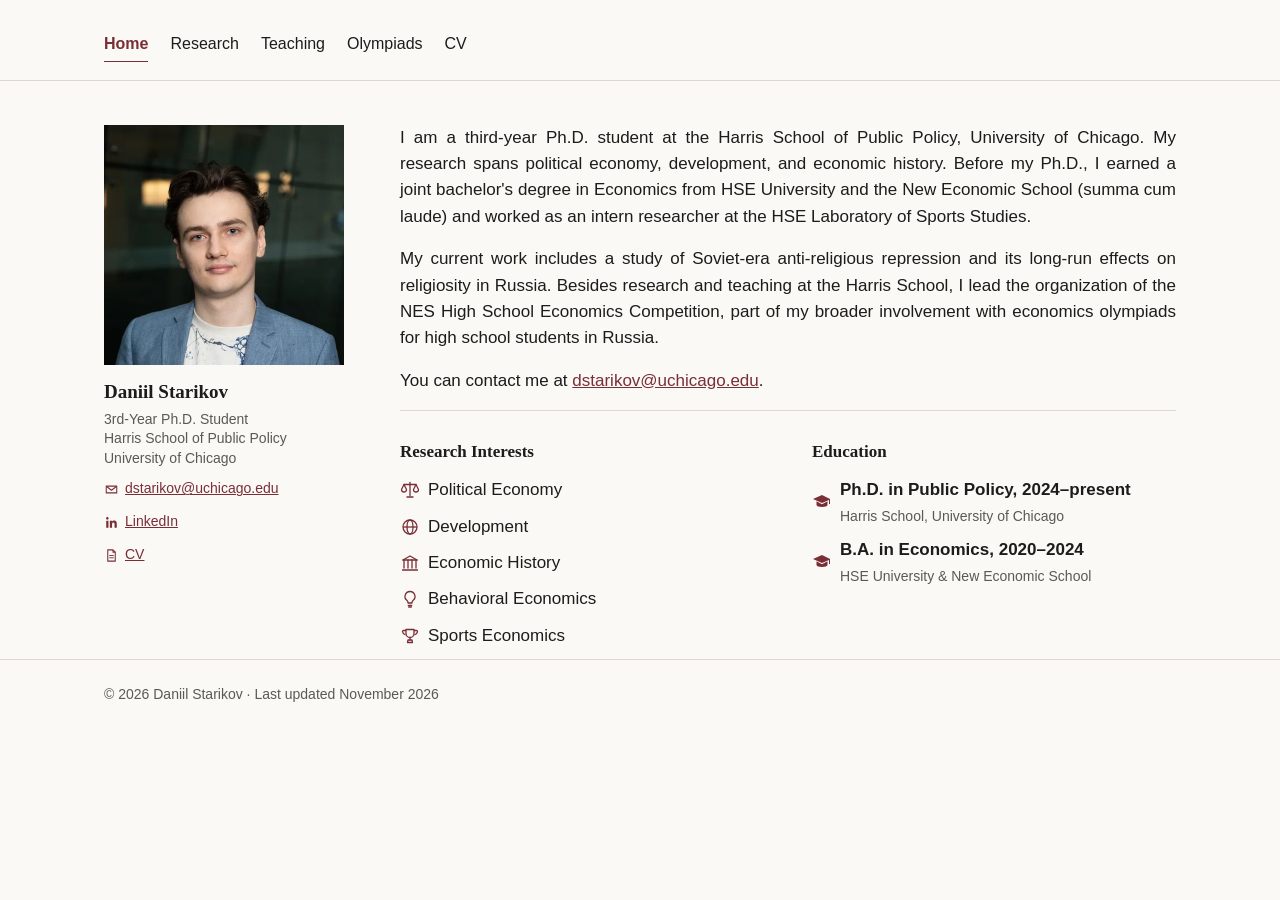
<file: index.html>
<!DOCTYPE html>
<html lang="en">
<head>
<meta charset="UTF-8">
<meta name="viewport" content="width=device-width, initial-scale=1">
<title>Daniil Starikov — Ph.D. Student, Harris School of Public Policy</title>
<meta name="description" content="Daniil Starikov is a Ph.D. student at the Harris School of Public Policy, University of Chicago, working on political economy, development, and economic history.">
<link rel="icon" type="image/svg+xml" href="assets/icons/favicon.svg">
<link rel="icon" type="image/png" href="assets/icons/favicon.png">
<link rel="apple-touch-icon" href="assets/icons/apple-touch-icon.png">
<link rel="stylesheet" href="assets/css/style.css">

<script async src="https://www.googletagmanager.com/gtag/js?id=G-F8ZYG67HVC"></script>
<script>
  window.dataLayer = window.dataLayer || [];
  function gtag(){dataLayer.push(arguments);}
  gtag('js', new Date());
  gtag('config', 'G-F8ZYG67HVC');
</script>
</head>
<body>

<header class="site-header">
  <div class="wrap">
    <nav class="site-nav">
      <a href="index.html" class="active">Home</a>
      <a href="research.html">Research</a>
      <a href="teaching.html">Teaching</a>
      <a href="olympiads.html">Olympiads</a>
      <a href="assets/pdfs/cv.pdf">CV</a>
    </nav>
  </div>
</header>

<main class="wrap layout home-page">
  <aside class="sidebar">
    <img src="assets/images/photo.webp" alt="Daniil Starikov" class="avatar">
    <h1 class="sidebar-name">Daniil Starikov</h1>
    <p class="sidebar-role">3rd-Year Ph.D. Student<br>Harris School of Public Policy<br>University of Chicago</p>
    <ul class="sidebar-links">
      <li><a href="mailto:dstarikov@uchicago.edu"><svg class="icon" viewBox="0 0 20 20" fill="none" aria-hidden="true"><path d="M3 5.5h14v9H3z" stroke="currentColor" stroke-width="1.4" stroke-linejoin="round"/><path d="M3.5 6l6.5 5 6.5-5" stroke="currentColor" stroke-width="1.4" stroke-linecap="round" stroke-linejoin="round"/></svg>dstarikov@uchicago.edu</a></li>
      <li><a href="https://www.linkedin.com/in/dstarikov/"><svg class="icon" viewBox="0 0 24 24" fill="currentColor" aria-hidden="true"><path d="M20.447 20.452h-3.554v-5.569c0-1.328-.027-3.037-1.852-3.037-1.853 0-2.136 1.445-2.136 2.939v5.667H9.351V9h3.414v1.561h.046c.477-.9 1.637-1.85 3.37-1.85 3.601 0 4.267 2.37 4.267 5.455v6.286zM5.337 7.433c-1.144 0-2.063-.926-2.063-2.065 0-1.138.92-2.063 2.063-2.063 1.14 0 2.064.925 2.064 2.063 0 1.139-.925 2.065-2.064 2.065zm1.782 13.019H3.555V9h3.564v11.452z"/></svg>LinkedIn</a></li>
      <li><a href="assets/pdfs/cv.pdf"><svg class="icon" viewBox="0 0 20 20" fill="none" aria-hidden="true"><path d="M5 2.5h7l3 3v12H5z" stroke="currentColor" stroke-width="1.4" stroke-linejoin="round"/><path d="M12 2.5v3h3" stroke="currentColor" stroke-width="1.4" stroke-linejoin="round"/><path d="M7.5 10h5M7.5 13h5" stroke="currentColor" stroke-width="1.2" stroke-linecap="round"/></svg>CV</a></li>
    </ul>
  </aside>

  <div class="content">
    <p>
      I am a third-year Ph.D. student at the Harris School of Public Policy,
      University of Chicago. My research spans political economy, development,
      and economic history. Before my Ph.D., I earned a joint bachelor's degree
      in Economics from HSE University and the New Economic School (summa cum
      laude) and worked as an intern researcher at the HSE Laboratory of
      Sports Studies.
    </p>

    <p>
      My current work includes a study of Soviet-era anti-religious repression
      and its long-run effects on religiosity in Russia. Besides research and
      teaching at the Harris School, I lead the organization of the NES High
      School Economics Competition, part of my broader involvement with
      economics olympiads for high school students in Russia.
    </p>

    <p>
      You can contact me at
      <a href="mailto:dstarikov@uchicago.edu">dstarikov@uchicago.edu</a>.
    </p>

    <div class="two-col">
      <div>
        <h3 class="subheading">Research Interests</h3>
        <ul class="icon-list">
          <li><svg class="icon" viewBox="0 0 20 20" fill="none" stroke="currentColor" stroke-width="1.3" aria-hidden="true"><path d="M10 2.5v13" stroke-linecap="round"/><path d="M4 4.5h12" stroke-linecap="round"/><path d="M4 4.5L1.5 9.5a2.5 2.5 0 0 0 5 0L4 4.5z" stroke-linejoin="round"/><path d="M16 4.5l-2.5 5a2.5 2.5 0 0 0 5 0L16 4.5z" stroke-linejoin="round"/><path d="M7 17h6" stroke-linecap="round"/></svg>Political Economy</li>
          <li><svg class="icon" viewBox="0 0 20 20" fill="none" stroke="currentColor" stroke-width="1.3" aria-hidden="true"><circle cx="10" cy="10" r="7"/><ellipse cx="10" cy="10" rx="3" ry="7"/><path d="M3 10h14"/></svg>Development</li>
          <li><svg class="icon" viewBox="0 0 20 20" fill="none" stroke="currentColor" stroke-width="1.3" aria-hidden="true"><path d="M3 7l7-4 7 4" stroke-linejoin="round" stroke-linecap="round"/><path d="M4 7v8M8 7v8M12 7v8M16 7v8" stroke-linecap="round"/><path d="M2.5 17h15" stroke-linecap="round"/><path d="M3 7h14" stroke-linecap="round"/></svg>Economic History</li>
          <li><svg class="icon" viewBox="0 0 20 20" fill="none" stroke="currentColor" stroke-width="1.3" aria-hidden="true"><path d="M10 2.5a5 5 0 0 0-3 9c.6.5 1 1.2 1 2v.5h4V13.5c0-.8.4-1.5 1-2a5 5 0 0 0-3-9z" stroke-linejoin="round"/><path d="M8.3 16.5h3.4" stroke-linecap="round"/><path d="M8.7 18h2.6" stroke-linecap="round"/></svg>Behavioral Economics</li>
          <li><svg class="icon" viewBox="0 0 20 20" fill="none" stroke="currentColor" stroke-width="1.3" aria-hidden="true"><path d="M6 3.5h8v4a4 4 0 0 1-8 0v-4z" stroke-linejoin="round"/><path d="M6 4.5H3.5a1 1 0 0 0-1 1.2c.3 1.6 1.4 2.8 3 3.1M14 4.5h2.5a1 1 0 0 1 1 1.2c-.3 1.6-1.4 2.8-3 3.1" stroke-linejoin="round"/><path d="M10 11.5v2.5" stroke-linecap="round"/><path d="M8 14h4l.5 2.5h-5L8 14z" stroke-linejoin="round"/></svg>Sports Economics</li>
        </ul>
      </div>
      <div>
        <h3 class="subheading">Education</h3>
        <ul class="icon-list edu-list">
          <li>
            <svg class="icon" viewBox="0 0 20 20" fill="currentColor" aria-hidden="true"><path d="M10 3L1 7l9 4 7-3.1V12h1V7z"/><path d="M4.5 9.2V13c0 1.1 2.5 2 5.5 2s5.5-.9 5.5-2V9.2L10 12.2z"/></svg>
            <div><p class="edu-course">Ph.D. in Public Policy, 2024–present</p><p class="edu-institution">Harris School, University of Chicago</p></div>
          </li>
          <li>
            <svg class="icon" viewBox="0 0 20 20" fill="currentColor" aria-hidden="true"><path d="M10 3L1 7l9 4 7-3.1V12h1V7z"/><path d="M4.5 9.2V13c0 1.1 2.5 2 5.5 2s5.5-.9 5.5-2V9.2L10 12.2z"/></svg>
            <div><p class="edu-course">B.A. in Economics, 2020–2024</p><p class="edu-institution">HSE University &amp; New Economic School</p></div>
          </li>
        </ul>
      </div>
    </div>
  </div>
</main>

<footer class="site-footer">
  <div class="wrap">
    © 2026 Daniil Starikov · Last updated November 2026
  </div>
</footer>

</body>
</html>
</file>
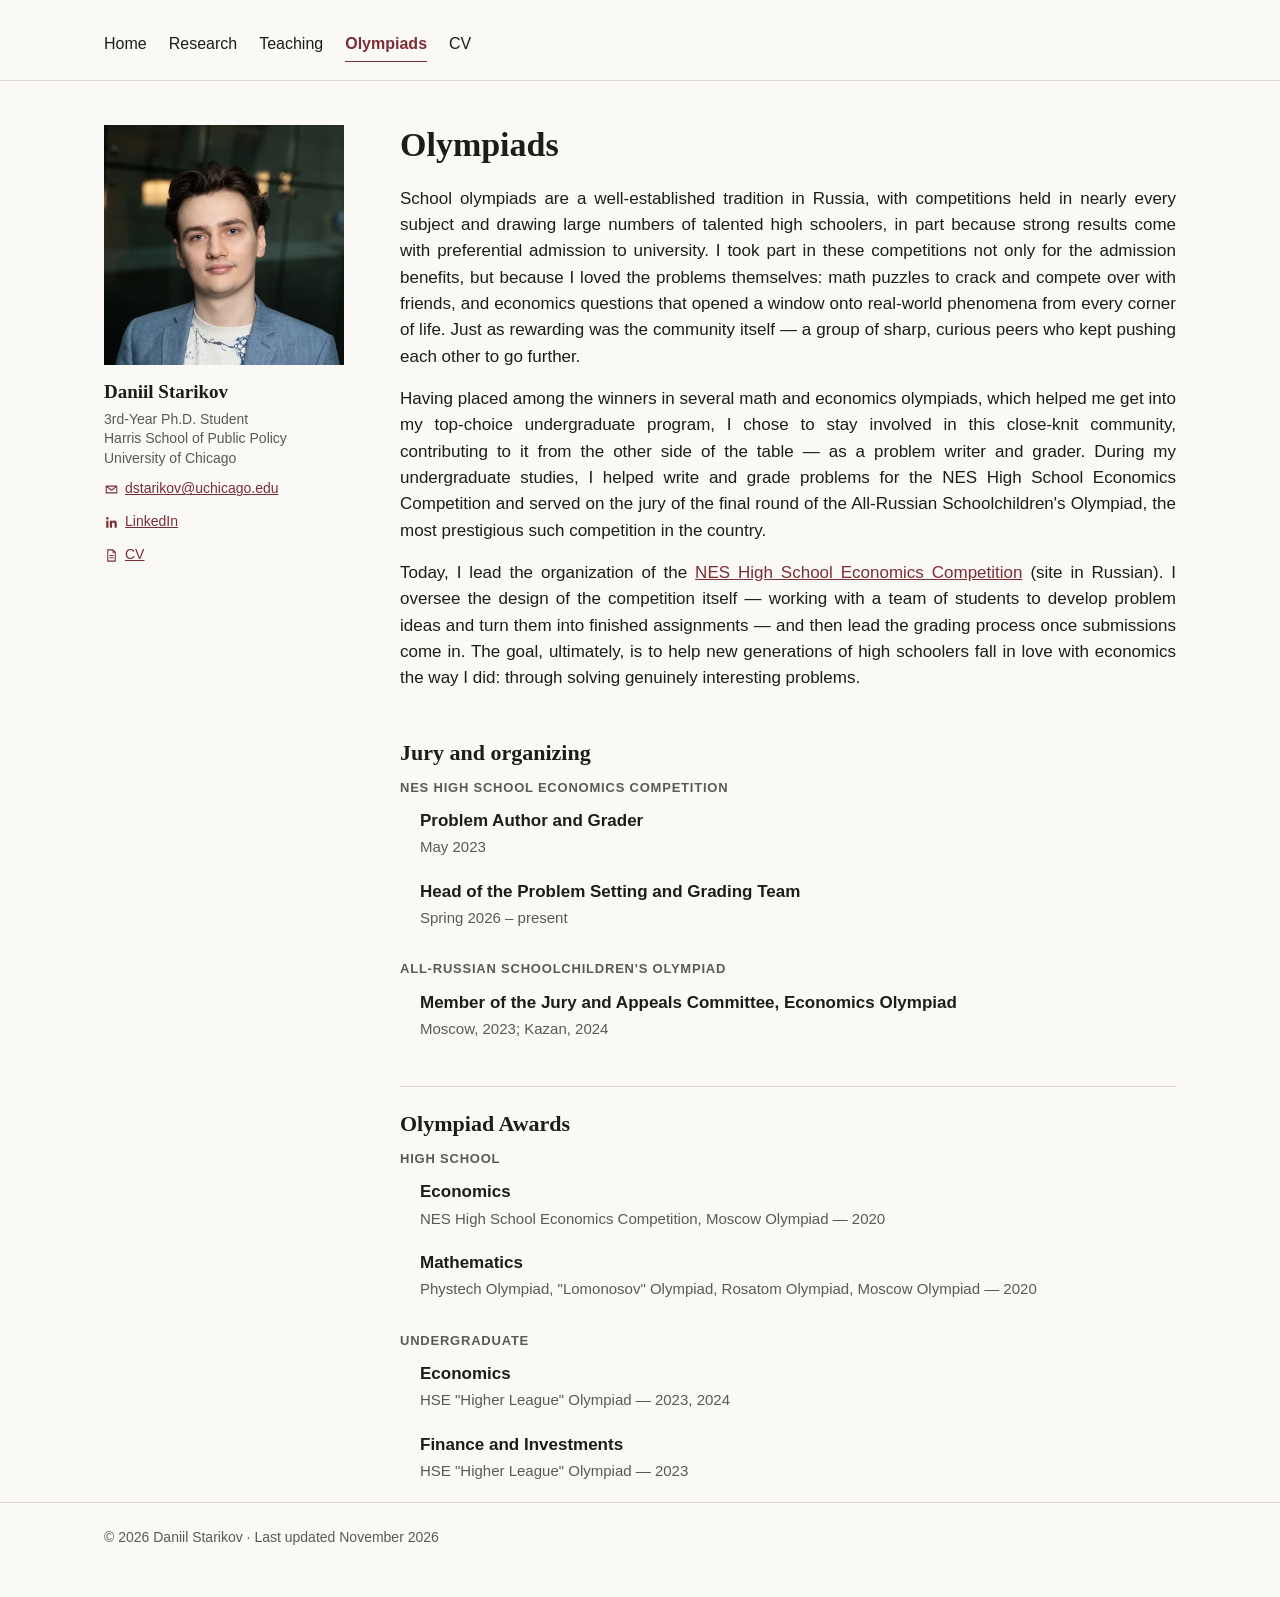
<file: olympiads.html>
<!DOCTYPE html>
<html lang="en">
<head>
<meta charset="UTF-8">
<meta name="viewport" content="width=device-width, initial-scale=1">
<title>Olympiads — Daniil Starikov</title>
<link rel="icon" type="image/svg+xml" href="assets/icons/favicon.svg">
<link rel="icon" type="image/png" href="assets/icons/favicon.png">
<link rel="apple-touch-icon" href="assets/icons/apple-touch-icon.png">
<link rel="stylesheet" href="assets/css/style.css">

<script async src="https://www.googletagmanager.com/gtag/js?id=G-F8ZYG67HVC"></script>
<script>
  window.dataLayer = window.dataLayer || [];
  function gtag(){dataLayer.push(arguments);}
  gtag('js', new Date());
  gtag('config', 'G-F8ZYG67HVC');
</script>
</head>
<body>

<header class="site-header">
  <div class="wrap">
    <nav class="site-nav">
      <a href="index.html">Home</a>
      <a href="research.html">Research</a>
      <a href="teaching.html">Teaching</a>
      <a href="olympiads.html" class="active">Olympiads</a>
      <a href="assets/pdfs/cv.pdf">CV</a>
    </nav>
  </div>
</header>

<main class="wrap layout">
  <aside class="sidebar">
    <img src="assets/images/photo.webp" alt="Daniil Starikov" class="avatar">
    <p class="sidebar-name">Daniil Starikov</p>
    <p class="sidebar-role">3rd-Year Ph.D. Student<br>Harris School of Public Policy<br>University of Chicago</p>
    <ul class="sidebar-links">
      <li><a href="mailto:dstarikov@uchicago.edu"><svg class="icon" viewBox="0 0 20 20" fill="none" aria-hidden="true"><path d="M3 5.5h14v9H3z" stroke="currentColor" stroke-width="1.4" stroke-linejoin="round"/><path d="M3.5 6l6.5 5 6.5-5" stroke="currentColor" stroke-width="1.4" stroke-linecap="round" stroke-linejoin="round"/></svg>dstarikov@uchicago.edu</a></li>
      <li><a href="https://www.linkedin.com/in/dstarikov/"><svg class="icon" viewBox="0 0 24 24" fill="currentColor" aria-hidden="true"><path d="M20.447 20.452h-3.554v-5.569c0-1.328-.027-3.037-1.852-3.037-1.853 0-2.136 1.445-2.136 2.939v5.667H9.351V9h3.414v1.561h.046c.477-.9 1.637-1.85 3.37-1.85 3.601 0 4.267 2.37 4.267 5.455v6.286zM5.337 7.433c-1.144 0-2.063-.926-2.063-2.065 0-1.138.92-2.063 2.063-2.063 1.14 0 2.064.925 2.064 2.063 0 1.139-.925 2.065-2.064 2.065zm1.782 13.019H3.555V9h3.564v11.452z"/></svg>LinkedIn</a></li>
      <li><a href="assets/pdfs/cv.pdf"><svg class="icon" viewBox="0 0 20 20" fill="none" aria-hidden="true"><path d="M5 2.5h7l3 3v12H5z" stroke="currentColor" stroke-width="1.4" stroke-linejoin="round"/><path d="M12 2.5v3h3" stroke="currentColor" stroke-width="1.4" stroke-linejoin="round"/><path d="M7.5 10h5M7.5 13h5" stroke="currentColor" stroke-width="1.2" stroke-linecap="round"/></svg>CV</a></li>
    </ul>
  </aside>

  <div class="content">
  <h1>Olympiads</h1>

  <p>
    School olympiads are a well-established tradition in Russia, with
    competitions held in nearly every subject and drawing large numbers of
    talented high schoolers, in part because strong results come with
    preferential admission to university. I took part in these competitions
    not only for the admission benefits, but because I loved the problems
    themselves: math puzzles to crack and compete over with friends, and
    economics questions that opened a window onto real-world phenomena from
    every corner of life. Just as rewarding was the community itself — a
    group of sharp, curious peers who kept pushing each other to go
    further.
  </p>

  <p>
    Having placed among the winners in several math and economics
    olympiads, which helped me get into my top-choice undergraduate
    program, I chose
    to stay involved in this close-knit community, contributing to it from
    the other side of the table — as a problem writer and grader. During
    my undergraduate studies,
    I helped write and grade problems for the NES High School Economics
    Competition and served on the jury of the final round of the
    All-Russian Schoolchildren's Olympiad, the most prestigious such
    competition in the country.
  </p>

  <p>
    Today, I lead the organization of the
    <a href="https://schoolcontest.nes.ru/">NES High School Economics Competition</a>
    (site in Russian). I oversee the design of the competition itself —
    working with a team of students to develop problem ideas and turn them
    into finished assignments — and then lead the grading process once
    submissions come in. The goal, ultimately, is to help new generations
    of high schoolers fall in love with economics the way I did: through
    solving genuinely interesting problems.
  </p>

  <h2>Jury and organizing</h2>

  <h3 class="group-label">NES High School Economics Competition</h3>
  <ul class="entry-list">
    <li>
      <span class="entry-title">Problem Author and Grader</span>
      <span class="entry-meta">May 2023</span>
    </li>
    <li>
      <span class="entry-title">Head of the Problem Setting and Grading Team</span>
      <span class="entry-meta">Spring 2026 – present</span>
    </li>
  </ul>

  <h3 class="group-label">All-Russian Schoolchildren's Olympiad</h3>
  <ul class="entry-list">
    <li>
      <span class="entry-title">Member of the Jury and Appeals Committee, Economics Olympiad</span>
      <span class="entry-meta">Moscow, 2023; Kazan, 2024</span>
    </li>
  </ul>

  <h2>Olympiad Awards</h2>

  <h3 class="group-label">High School</h3>
  <ul class="entry-list">
    <li>
      <span class="entry-title">Economics</span>
      <span class="entry-meta">NES High School Economics Competition, Moscow Olympiad — 2020</span>
    </li>
    <li>
      <span class="entry-title">Mathematics</span>
      <span class="entry-meta">Phystech Olympiad, "Lomonosov" Olympiad, Rosatom Olympiad, Moscow Olympiad — 2020</span>
    </li>
  </ul>

  <h3 class="group-label">Undergraduate</h3>
  <ul class="entry-list">
    <li>
      <span class="entry-title">Economics</span>
      <span class="entry-meta">HSE "Higher League" Olympiad — 2023, 2024</span>
    </li>
    <li>
      <span class="entry-title">Finance and Investments</span>
      <span class="entry-meta">HSE "Higher League" Olympiad — 2023</span>
    </li>
  </ul>
  </div>
</main>

<footer class="site-footer">
  <div class="wrap">
    © 2026 Daniil Starikov · Last updated November 2026
  </div>
</footer>

</body>
</html>
</file>
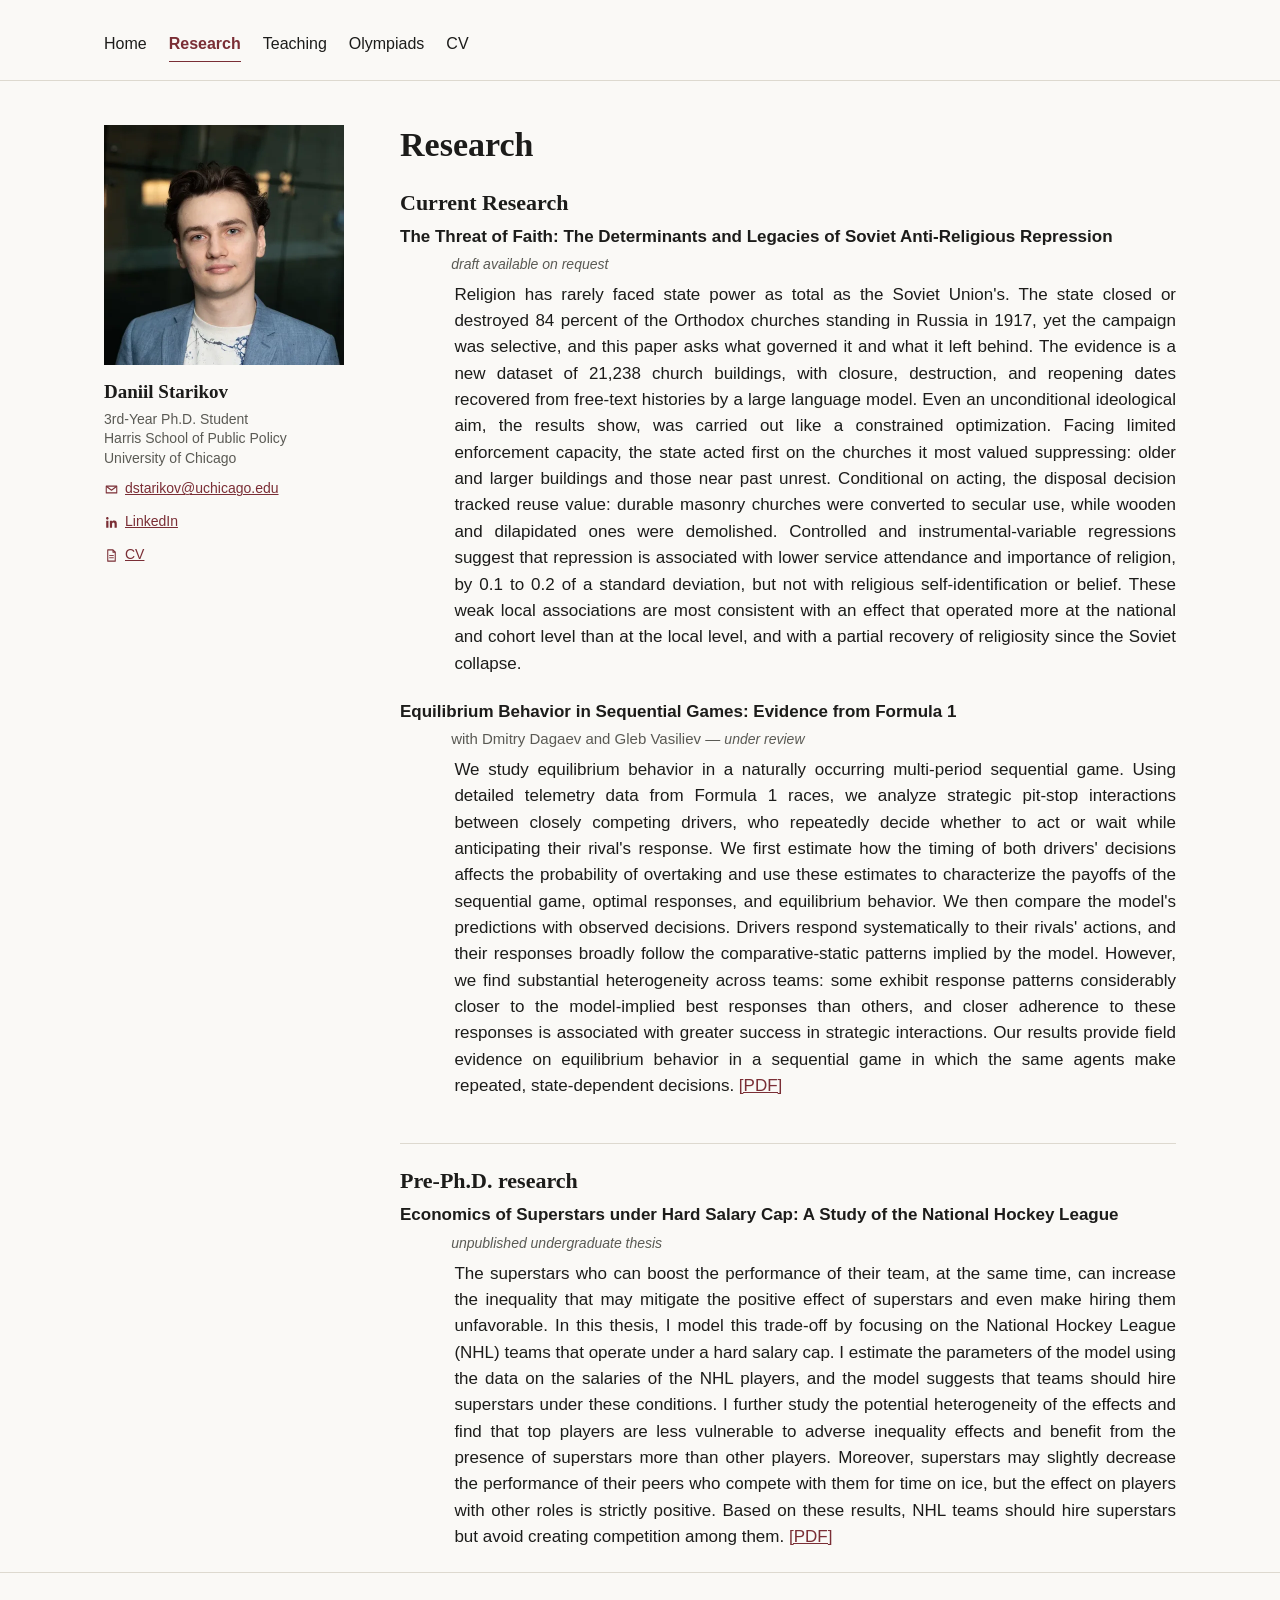
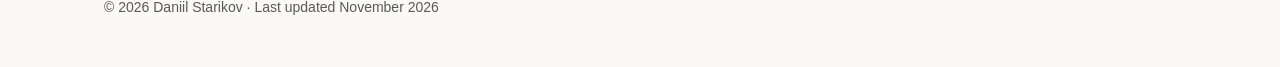
<file: research.html>
<!DOCTYPE html>
<html lang="en">
<head>
<meta charset="UTF-8">
<meta name="viewport" content="width=device-width, initial-scale=1">
<title>Research — Daniil Starikov</title>
<link rel="icon" type="image/svg+xml" href="assets/icons/favicon.svg">
<link rel="icon" type="image/png" href="assets/icons/favicon.png">
<link rel="apple-touch-icon" href="assets/icons/apple-touch-icon.png">
<link rel="stylesheet" href="assets/css/style.css">

<script async src="https://www.googletagmanager.com/gtag/js?id=G-F8ZYG67HVC"></script>
<script>
  window.dataLayer = window.dataLayer || [];
  function gtag(){dataLayer.push(arguments);}
  gtag('js', new Date());
  gtag('config', 'G-F8ZYG67HVC');
</script>
</head>
<body>

<header class="site-header">
  <div class="wrap">
    <nav class="site-nav">
      <a href="index.html">Home</a>
      <a href="research.html" class="active">Research</a>
      <a href="teaching.html">Teaching</a>
      <a href="olympiads.html">Olympiads</a>
      <a href="assets/pdfs/cv.pdf">CV</a>
    </nav>
  </div>
</header>

<main class="wrap layout">
  <aside class="sidebar">
    <img src="assets/images/photo.webp" alt="Daniil Starikov" class="avatar">
    <p class="sidebar-name">Daniil Starikov</p>
    <p class="sidebar-role">3rd-Year Ph.D. Student<br>Harris School of Public Policy<br>University of Chicago</p>
    <ul class="sidebar-links">
      <li><a href="mailto:dstarikov@uchicago.edu"><svg class="icon" viewBox="0 0 20 20" fill="none" aria-hidden="true"><path d="M3 5.5h14v9H3z" stroke="currentColor" stroke-width="1.4" stroke-linejoin="round"/><path d="M3.5 6l6.5 5 6.5-5" stroke="currentColor" stroke-width="1.4" stroke-linecap="round" stroke-linejoin="round"/></svg>dstarikov@uchicago.edu</a></li>
      <li><a href="https://www.linkedin.com/in/dstarikov/"><svg class="icon" viewBox="0 0 24 24" fill="currentColor" aria-hidden="true"><path d="M20.447 20.452h-3.554v-5.569c0-1.328-.027-3.037-1.852-3.037-1.853 0-2.136 1.445-2.136 2.939v5.667H9.351V9h3.414v1.561h.046c.477-.9 1.637-1.85 3.37-1.85 3.601 0 4.267 2.37 4.267 5.455v6.286zM5.337 7.433c-1.144 0-2.063-.926-2.063-2.065 0-1.138.92-2.063 2.063-2.063 1.14 0 2.064.925 2.064 2.063 0 1.139-.925 2.065-2.064 2.065zm1.782 13.019H3.555V9h3.564v11.452z"/></svg>LinkedIn</a></li>
      <li><a href="assets/pdfs/cv.pdf"><svg class="icon" viewBox="0 0 20 20" fill="none" aria-hidden="true"><path d="M5 2.5h7l3 3v12H5z" stroke="currentColor" stroke-width="1.4" stroke-linejoin="round"/><path d="M12 2.5v3h3" stroke="currentColor" stroke-width="1.4" stroke-linejoin="round"/><path d="M7.5 10h5M7.5 13h5" stroke="currentColor" stroke-width="1.2" stroke-linecap="round"/></svg>CV</a></li>
    </ul>
  </aside>

  <div class="content">
  <h1>Research</h1>

  <h2>Current Research</h2>
  <ul class="pub-list">
    <li>
      <span class="pub-title">The Threat of Faith: The Determinants and Legacies of Soviet Anti-Religious Repression</span>
      <span class="pub-meta"><span class="status">draft available on request</span></span>
      <span class="pub-abstract">
        Religion has rarely faced state power as total as the Soviet Union's.
        The state closed or destroyed 84 percent of the Orthodox churches
        standing in Russia in 1917, yet the campaign was selective, and this
        paper asks what governed it and what it left behind. The evidence is
        a new dataset of 21,238 church buildings, with closure, destruction,
        and reopening dates recovered from free-text histories by a large
        language model. Even an unconditional ideological aim, the results
        show, was carried out like a constrained optimization. Facing
        limited enforcement capacity, the state acted first on the churches
        it most valued suppressing: older and larger buildings and those
        near past unrest. Conditional on acting, the disposal decision
        tracked reuse value: durable masonry churches were converted to
        secular use, while wooden and dilapidated ones were demolished.
        Controlled and instrumental-variable regressions suggest that
        repression is associated with lower service attendance and
        importance of religion, by 0.1 to 0.2 of a standard deviation, but
        not with religious self-identification or belief. These weak local
        associations are most consistent with an effect that operated more
        at the national and cohort level than at the local level, and with a
        partial recovery of religiosity since the Soviet collapse.
      </span>
    </li>
    <li>
      <span class="pub-title">Equilibrium Behavior in Sequential Games: Evidence from Formula 1</span>
      <span class="pub-meta">with Dmitry Dagaev and Gleb Vasiliev — <span class="status">under review</span></span>
      <span class="pub-abstract">
        We study equilibrium behavior in a naturally occurring multi-period
        sequential game. Using detailed telemetry data from Formula 1
        races, we analyze strategic pit-stop interactions between closely
        competing drivers, who repeatedly decide whether to act or wait
        while anticipating their rival's response. We first estimate how
        the timing of both drivers' decisions affects the probability of
        overtaking and use these estimates to characterize the payoffs of
        the sequential game, optimal responses, and equilibrium behavior.
        We then compare the model's predictions with observed decisions.
        Drivers respond systematically to their rivals' actions, and their
        responses broadly follow the comparative-static patterns implied
        by the model. However, we find substantial heterogeneity across
        teams: some exhibit response patterns considerably closer to the
        model-implied best responses than others, and closer adherence to
        these responses is associated with greater success in strategic
        interactions. Our results provide field evidence on equilibrium
        behavior in a sequential game in which the same agents make
        repeated, state-dependent decisions.
        <a href="assets/pdfs/formula1-sequential-games.pdf">[PDF]</a>
      </span>
    </li>
  </ul>

  <h2>Pre-Ph.D. research</h2>
  <ul class="pub-list">
    <li>
      <span class="pub-title">Economics of Superstars under Hard Salary Cap: A Study of the National Hockey League</span>
      <span class="pub-meta"><span class="status">unpublished undergraduate thesis</span></span>
      <span class="pub-abstract">
        The superstars who can boost the performance of their team, at the
        same time, can increase the inequality that may mitigate the
        positive effect of superstars and even make hiring them
        unfavorable. In this thesis, I model this trade-off by focusing on
        the National Hockey League (NHL) teams that operate under a hard
        salary cap. I estimate the parameters of the model using the data
        on the salaries of the NHL players, and the model suggests that
        teams should hire superstars under these conditions. I further
        study the potential heterogeneity of the effects and find that top
        players are less vulnerable to adverse inequality effects and
        benefit from the presence of superstars more than other players.
        Moreover, superstars may slightly decrease the performance of
        their peers who compete with them for time on ice, but the effect
        on players with other roles is strictly positive. Based on these
        results, NHL teams should hire superstars but avoid creating
        competition among them.
        <a href="assets/pdfs/nhl-superstar-economics.pdf">[PDF]</a>
      </span>
    </li>
  </ul>
  </div>
</main>

<footer class="site-footer">
  <div class="wrap">
    © 2026 Daniil Starikov · Last updated November 2026
  </div>
</footer>

</body>
</html>
</file>
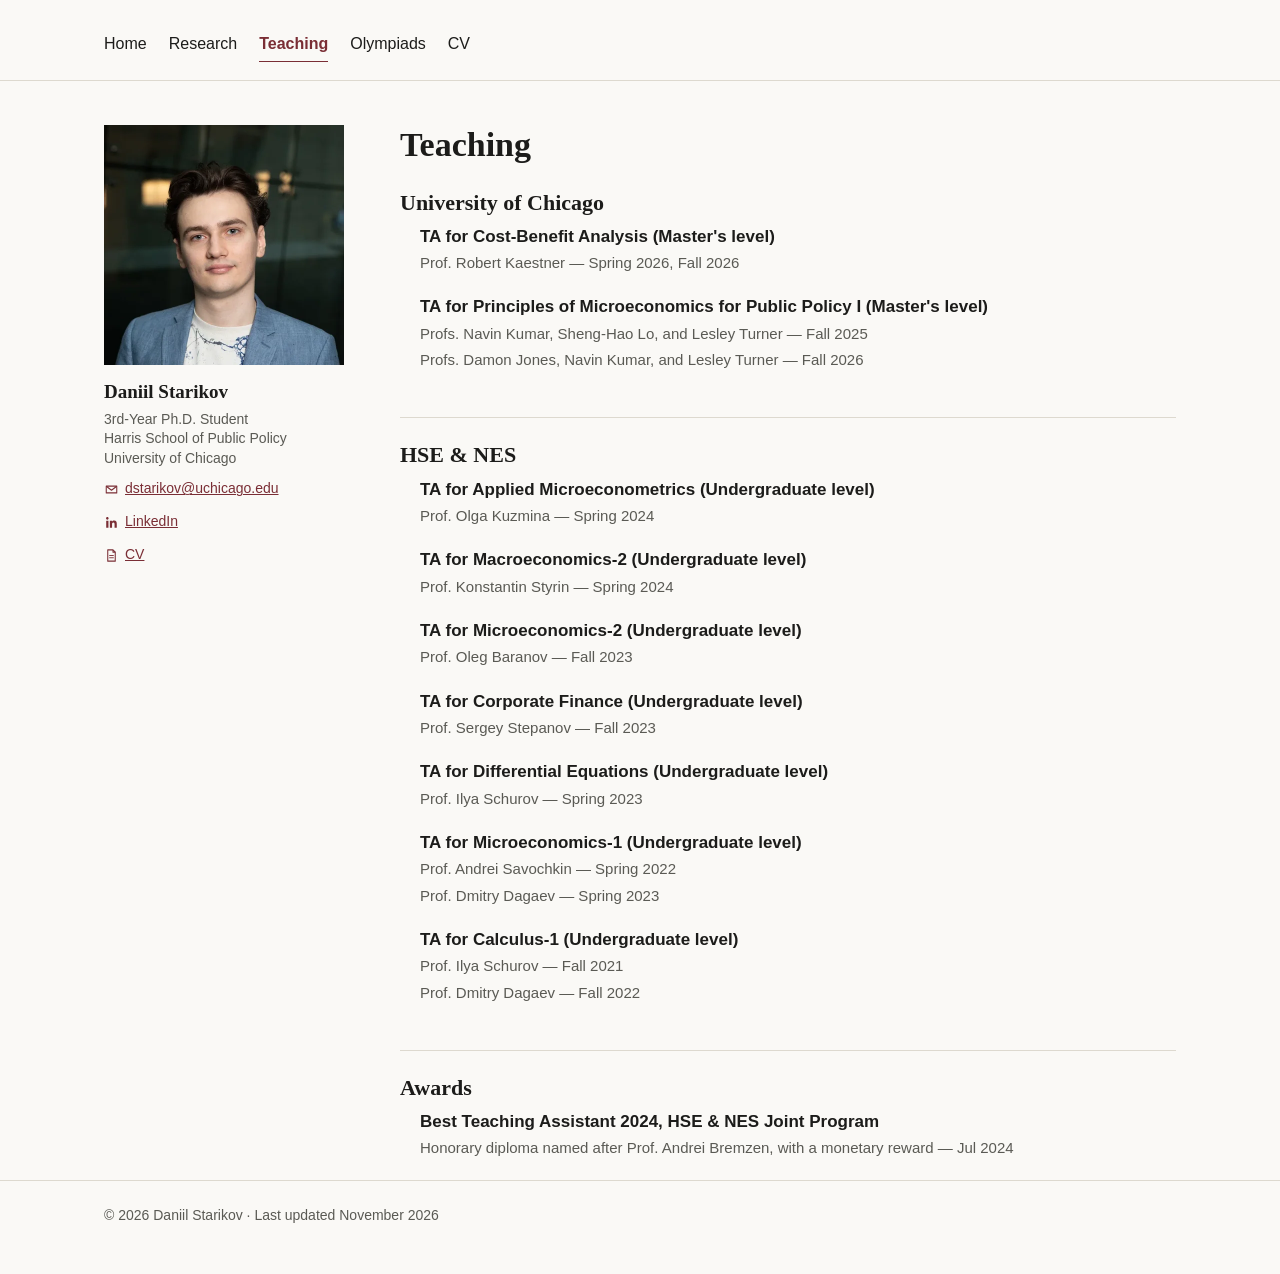
<file: teaching.html>
<!DOCTYPE html>
<html lang="en">
<head>
<meta charset="UTF-8">
<meta name="viewport" content="width=device-width, initial-scale=1">
<title>Teaching — Daniil Starikov</title>
<link rel="icon" type="image/svg+xml" href="assets/icons/favicon.svg">
<link rel="icon" type="image/png" href="assets/icons/favicon.png">
<link rel="apple-touch-icon" href="assets/icons/apple-touch-icon.png">
<link rel="stylesheet" href="assets/css/style.css">

<script async src="https://www.googletagmanager.com/gtag/js?id=G-F8ZYG67HVC"></script>
<script>
  window.dataLayer = window.dataLayer || [];
  function gtag(){dataLayer.push(arguments);}
  gtag('js', new Date());
  gtag('config', 'G-F8ZYG67HVC');
</script>
</head>
<body>

<header class="site-header">
  <div class="wrap">
    <nav class="site-nav">
      <a href="index.html">Home</a>
      <a href="research.html">Research</a>
      <a href="teaching.html" class="active">Teaching</a>
      <a href="olympiads.html">Olympiads</a>
      <a href="assets/pdfs/cv.pdf">CV</a>
    </nav>
  </div>
</header>

<main class="wrap layout">
  <aside class="sidebar">
    <img src="assets/images/photo.webp" alt="Daniil Starikov" class="avatar">
    <p class="sidebar-name">Daniil Starikov</p>
    <p class="sidebar-role">3rd-Year Ph.D. Student<br>Harris School of Public Policy<br>University of Chicago</p>
    <ul class="sidebar-links">
      <li><a href="mailto:dstarikov@uchicago.edu"><svg class="icon" viewBox="0 0 20 20" fill="none" aria-hidden="true"><path d="M3 5.5h14v9H3z" stroke="currentColor" stroke-width="1.4" stroke-linejoin="round"/><path d="M3.5 6l6.5 5 6.5-5" stroke="currentColor" stroke-width="1.4" stroke-linecap="round" stroke-linejoin="round"/></svg>dstarikov@uchicago.edu</a></li>
      <li><a href="https://www.linkedin.com/in/dstarikov/"><svg class="icon" viewBox="0 0 24 24" fill="currentColor" aria-hidden="true"><path d="M20.447 20.452h-3.554v-5.569c0-1.328-.027-3.037-1.852-3.037-1.853 0-2.136 1.445-2.136 2.939v5.667H9.351V9h3.414v1.561h.046c.477-.9 1.637-1.85 3.37-1.85 3.601 0 4.267 2.37 4.267 5.455v6.286zM5.337 7.433c-1.144 0-2.063-.926-2.063-2.065 0-1.138.92-2.063 2.063-2.063 1.14 0 2.064.925 2.064 2.063 0 1.139-.925 2.065-2.064 2.065zm1.782 13.019H3.555V9h3.564v11.452z"/></svg>LinkedIn</a></li>
      <li><a href="assets/pdfs/cv.pdf"><svg class="icon" viewBox="0 0 20 20" fill="none" aria-hidden="true"><path d="M5 2.5h7l3 3v12H5z" stroke="currentColor" stroke-width="1.4" stroke-linejoin="round"/><path d="M12 2.5v3h3" stroke="currentColor" stroke-width="1.4" stroke-linejoin="round"/><path d="M7.5 10h5M7.5 13h5" stroke="currentColor" stroke-width="1.2" stroke-linecap="round"/></svg>CV</a></li>
    </ul>
  </aside>

  <div class="content">
  <h1>Teaching</h1>

  <h2>University of Chicago</h2>
  <ul class="entry-list">
    <li>
      <span class="entry-title">TA for Cost-Benefit Analysis (Master's level)</span>
      <span class="entry-meta">Prof. Robert Kaestner — Spring 2026, Fall 2026</span>
    </li>
    <li>
      <span class="entry-title">TA for Principles of Microeconomics for Public Policy I (Master's level)</span>
      <span class="entry-meta">Profs. Navin Kumar, Sheng-Hao Lo, and Lesley Turner — Fall 2025<br>Profs. Damon Jones, Navin Kumar, and Lesley Turner — Fall 2026</span>
    </li>
  </ul>

  <h2>HSE &amp; NES</h2>
  <ul class="entry-list">
    <li>
      <span class="entry-title">TA for Applied Microeconometrics (Undergraduate level)</span>
      <span class="entry-meta">Prof. Olga Kuzmina — Spring 2024</span>
    </li>
    <li>
      <span class="entry-title">TA for Macroeconomics-2 (Undergraduate level)</span>
      <span class="entry-meta">Prof. Konstantin Styrin — Spring 2024</span>
    </li>
    <li>
      <span class="entry-title">TA for Microeconomics-2 (Undergraduate level)</span>
      <span class="entry-meta">Prof. Oleg Baranov — Fall 2023</span>
    </li>
    <li>
      <span class="entry-title">TA for Corporate Finance (Undergraduate level)</span>
      <span class="entry-meta">Prof. Sergey Stepanov — Fall 2023</span>
    </li>
    <li>
      <span class="entry-title">TA for Differential Equations (Undergraduate level)</span>
      <span class="entry-meta">Prof. Ilya Schurov — Spring 2023</span>
    </li>
    <li>
      <span class="entry-title">TA for Microeconomics-1 (Undergraduate level)</span>
      <span class="entry-meta">Prof. Andrei Savochkin — Spring 2022<br>Prof. Dmitry Dagaev — Spring 2023</span>
    </li>
    <li>
      <span class="entry-title">TA for Calculus-1 (Undergraduate level)</span>
      <span class="entry-meta">Prof. Ilya Schurov — Fall 2021<br>Prof. Dmitry Dagaev — Fall 2022</span>
    </li>
  </ul>

  <h2>Awards</h2>
  <ul class="entry-list">
    <li>
      <span class="entry-title">Best Teaching Assistant 2024, HSE &amp; NES Joint Program</span>
      <span class="entry-meta">Honorary diploma named after Prof. Andrei Bremzen, with a monetary reward — Jul 2024</span>
    </li>
  </ul>
  </div>
</main>

<footer class="site-footer">
  <div class="wrap">
    © 2026 Daniil Starikov · Last updated November 2026
  </div>
</footer>

</body>
</html>
</file>
<file: assets/css/style.css>
:root {
  --bg: #faf9f6;
  --text: #1c1c1a;
  --text-secondary: #5a5a54;
  --accent: #7a2e35;
  --rule: #ddd9cf;
  --serif: ui-serif, "Iowan Old Style", "Palatino Linotype", Palatino, Georgia, serif;
  --sans: -apple-system, BlinkMacSystemFont, "Segoe UI", Roboto, "Helvetica Neue", Arial, sans-serif;
}

* { box-sizing: border-box; }

html { -webkit-text-size-adjust: 100%; }

body {
  margin: 0;
  background: var(--bg);
  color: var(--text);
  font-family: var(--sans);
  font-size: 17px;
  line-height: 1.55;
  -webkit-font-smoothing: antialiased;
}

.wrap {
  max-width: 1120px;
  margin: 0 auto;
  padding: 0 24px;
}

main.layout {
  display: flex;
  gap: 56px;
  align-items: flex-start;
}

.sidebar {
  flex: 0 0 240px;
  position: sticky;
  top: 105px;
}

.sidebar .avatar {
  display: block;
  width: 100%;
  height: auto;
  border-radius: 0;
  margin-bottom: 16px;
}

.sidebar-name {
  font-family: var(--serif);
  font-size: 19px;
  font-weight: 600;
  line-height: 1.2;
  margin: 0 0 6px;
}

.sidebar-role {
  font-size: 14px;
  color: var(--text-secondary);
  line-height: 1.4;
  margin: 0 0 10px;
}

.sidebar-links {
  list-style: none;
  padding: 0;
  margin: 0;
  font-size: 14px;
}

.sidebar-links li {
  margin-bottom: 8px;
}

.sidebar-links a {
  display: inline-flex;
  align-items: center;
  gap: 6px;
}

.sidebar-links .icon {
  width: 15px;
  height: 15px;
  flex-shrink: 0;
}

.content {
  flex: 1;
  min-width: 0;
}

@media (max-width: 700px) {
  main.layout {
    flex-direction: column;
    align-items: stretch;
    gap: 28px;
  }

  .sidebar {
    display: none;
  }

  .home-page .sidebar {
    display: block;
    flex: none;
    position: static;
    width: 100%;
    max-width: 240px;
    margin: 0 auto;
    text-align: center;
  }

  .sidebar-links {
    display: flex;
    justify-content: center;
    gap: 16px;
  }

  .sidebar-links li {
    margin-bottom: 0;
  }
}

header.site-header {
  position: sticky;
  top: 0;
  z-index: 10;
  background: var(--bg);
  border-bottom: 1px solid var(--rule);
  padding: 28px 0 18px;
  margin-bottom: 44px;
}

header.site-header .wrap {
  display: flex;
  flex-wrap: wrap;
  align-items: baseline;
  justify-content: space-between;
  gap: 10px 24px;
}

nav.site-nav {
  display: flex;
  gap: 22px;
}

nav.site-nav a {
  color: var(--text);
  text-decoration: none;
  font-size: 16px;
  padding: 4px 0;
}

nav.site-nav a:hover,
nav.site-nav a.active {
  color: var(--accent);
}

nav.site-nav a.active {
  font-weight: 600;
  border-bottom: 1.5px solid var(--accent);
}

main {
  padding-bottom: 64px;
}

h1 {
  font-family: var(--serif);
  font-size: 34px;
  font-weight: 600;
  line-height: 1.2;
  margin: 0 0 6px;
}

h2 {
  font-family: var(--serif);
  font-size: 22px;
  font-weight: 600;
  margin: 44px 0 4px;
  padding-top: 20px;
  border-top: 1px solid var(--rule);
}

h2:first-of-type { border-top: none; padding-top: 0; }

h1 + h2 { margin-top: 20px; }

h1 + p { margin-top: 20px; }

p { margin: 0 0 16px; }

.content p,
.pub-abstract {
  text-align: justify;
  hyphens: auto;
}

a { color: var(--accent); }

a:hover { text-decoration-thickness: 1.5px; }

/* Bibliography-style entries: hanging indent, like a reference list */
.pub-list {
  list-style: none;
  padding: 0;
  margin: 0;
}

.pub-list li {
  padding-left: 1.6em;
  text-indent: -1.6em;
  margin-bottom: 22px;
}

.pub-title {
  font-weight: 600;
}

.pub-meta {
  display: block;
  padding-left: 1.6em;
  text-indent: 0;
  color: var(--text-secondary);
  font-size: 15px;
  margin-top: 2px;
}

.pub-abstract {
  display: block;
  padding-left: 1.6em;
  text-indent: 0;
  margin-top: 6px;
}

.status {
  font-size: 14px;
  color: var(--text-secondary);
  font-style: italic;
}

.entry-list {
  list-style: none;
  padding: 0 0 0 20px;
  margin: 0;
}

.entry-list li {
  margin-bottom: 18px;
}

.entry-title {
  font-weight: 600;
  display: block;
}

.entry-meta {
  color: var(--text-secondary);
  font-size: 15px;
}

.two-col {
  display: flex;
  flex-wrap: wrap;
  gap: 48px;
  margin-top: 12px;
  padding-top: 28px;
  border-top: 1px solid var(--rule);
}

.two-col > div {
  flex: 1;
  min-width: 220px;
}

.subheading {
  font-family: var(--serif);
  font-size: 17px;
  font-weight: 600;
  margin: 0 0 12px;
}

.group-label {
  text-transform: uppercase;
  letter-spacing: 0.06em;
  font-size: 13px;
  font-weight: 600;
  color: var(--text-secondary);
  margin: 28px 0 10px;
}

h2 + .group-label {
  margin-top: 8px;
}

.icon-list {
  list-style: none;
  padding: 0;
  margin: 0;
}

.icon-list li {
  display: flex;
  align-items: center;
  gap: 8px;
  margin-bottom: 10px;
}

.icon-list .icon {
  width: 20px;
  height: 20px;
  flex-shrink: 0;
  color: var(--accent);
}

.edu-course {
  margin: 0;
  font-weight: 600;
}

.edu-institution {
  margin: 2px 0 0;
  color: var(--text-secondary);
  font-size: 14px;
}

.placeholder {
  background: #fff8e6;
  border: 1px solid #eadfb8;
  padding: 2px 6px;
  border-radius: 3px;
  font-size: 0.92em;
}

footer.site-footer {
  border-top: 1px solid var(--rule);
  padding: 24px 0 48px;
  color: var(--text-secondary);
  font-size: 14px;
}

footer.site-footer a { color: var(--text-secondary); }

@media (max-width: 480px) {
  h1 { font-size: 28px; }
  nav.site-nav { gap: 14px; }
  body { font-size: 16px; }
  .two-col { gap: 24px; }
}
</file>
